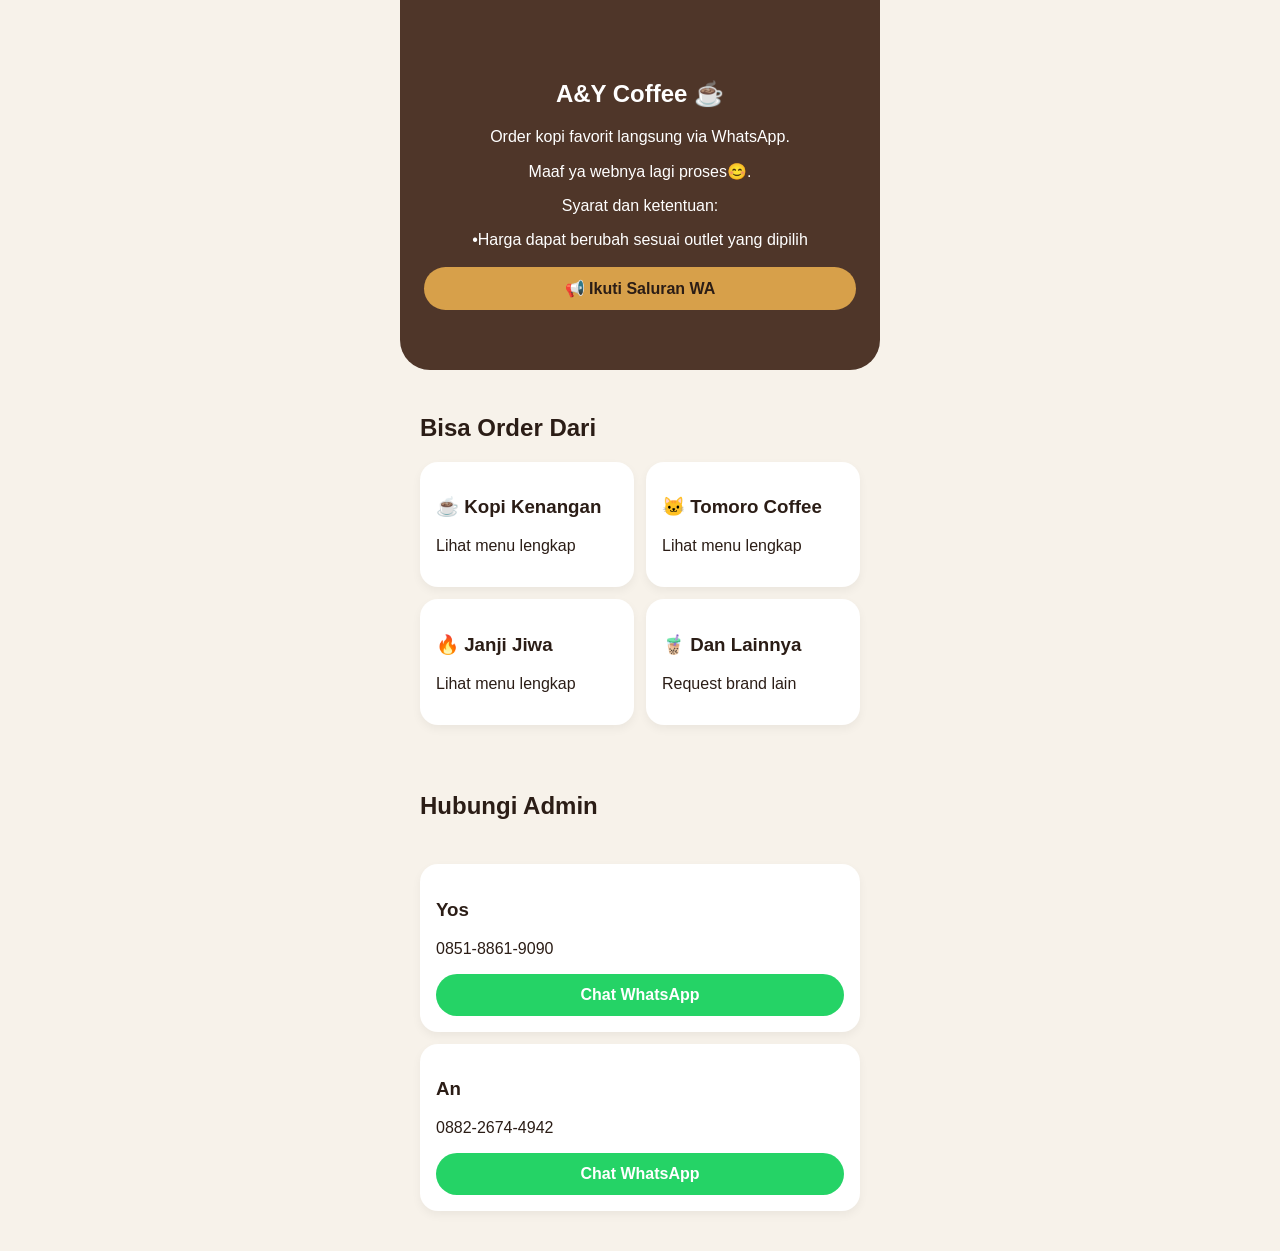
<file: index.html>
<!DOCTYPE html>
<html>
<head>
<meta charset='UTF-8'>
<meta name='viewport' content='width=device-width, initial-scale=1.0'>
<title>A&Y Coffee</title>
<link rel='stylesheet' href='style.css'>
</head>
<div id="popup-order"></div>

<script>
const orders = [

"Rina baru saja order Spanish Latte ☕",
"Adit baru saja order Matcha Latte 🍵",
"Nabila baru saja order Americano 🤎",
"Kevin baru saja order Kopi Kenangan Mantan ☕",
"Salsa baru saja order TOMORO Aren Latte 🟧",
"Fajar baru saja order Caffe Mocha 🤎",
"Dina baru saja order Peach Jasmine Tea 🍑",
"Raka baru saja order Cappuccino ☕",
"Anisa baru saja order Caramel Macchiato 🍮",
"Rendi baru saja order Coconut Aren Latte 🥥",
"Vina baru saja order Pistachio Latte 💚",
"Rizky baru saja order Sea Salt Chocolate 🍫",
"Farhan baru saja order Matcha Frappe 🍵",
"Nadya baru saja order Choco Oat Latte 🤎",
"Bagas baru saja order Kopi Susu Aren ☕",
"Putri baru saja order Strawberry Americano 🍓",
"Yoga baru saja order Master S.O.E Latte ☕",
"Caca baru saja order Peach Oolong Milk Tea 🍑",
"Rian baru saja order Cheese Cloud Latte 🧀",
"Sarah baru saja order Spanish Aren Latte ☕"

];

let index = 0;

function showPopup(){
const popup = document.getElementById("popup-order");

popup.innerHTML = orders[index];

popup.classList.add("show");

setTimeout(()=>{
popup.classList.remove("show");
},3000);

index++;

if(index >= orders.length){
index = 0;
}
}

setInterval(showPopup,4000);
</script>
<body>

<section class='hero'>
<h1>A&Y Coffee ☕</h1>
<p>Order kopi favorit langsung via WhatsApp.</p>
<p>Maaf ya webnya lagi proses😊.</p>
<p>Syarat dan ketentuan:</p>
  <p>•Harga dapat berubah sesuai outlet yang dipilih</p>

<a class='btn'
href='https://whatsapp.com/channel/0029VbCktMyJJhzYIg65Ll0z'
target='_blank'>
📢 Ikuti Saluran WA
</a>
</section>

<section class='section'>
<h2>Bisa Order Dari</h2>

<div class='grid'>

<div class='card'>
<a href='kopi-kenangan.html'>
<h3>☕ Kopi Kenangan</h3>
<p>Lihat menu lengkap</p>
</a>
</div>

<div class='card'>
<a href='tomoro2.html'>

<h3>🐱 Tomoro Coffee</h3>
<p>Lihat menu lengkap</p>
</a>
</div>

<div class='card'>
<a href='janji-jiwa.html'>
<h3>🔥 Janji Jiwa</h3>
<p>Lihat menu lengkap</p>
</a>
</div>

<div class='card'>
<a href='https://wa.me/6288226744942?text=Halo%20A%26Y%20Coffee%20saya%20mau%20request%20brand%20lain'
target='_blank'>
<h3>🧋 Dan Lainnya</h3>
<p>Request brand lain</p>
</a>
</div>

</div>
</section>

<section class='section'>
<h2>Hubungi Admin</h2>
</section>

<div class='contact-wrap'>

<div class='contact'>
<h3>Yos</h3>
<p>0851-8861-9090</p>

<a class='wa'
href='https://wa.me/6285188619090'
target='_blank'>
Chat WhatsApp
</a>
</div>

<div class='contact'>
<h3>An</h3>
<p>0882-2674-4942</p>

<a class='wa'
href='https://wa.me/6288226744942'
target='_blank'>
Chat WhatsApp
</a>
</div>

</div>

</body>
</html>
</file>
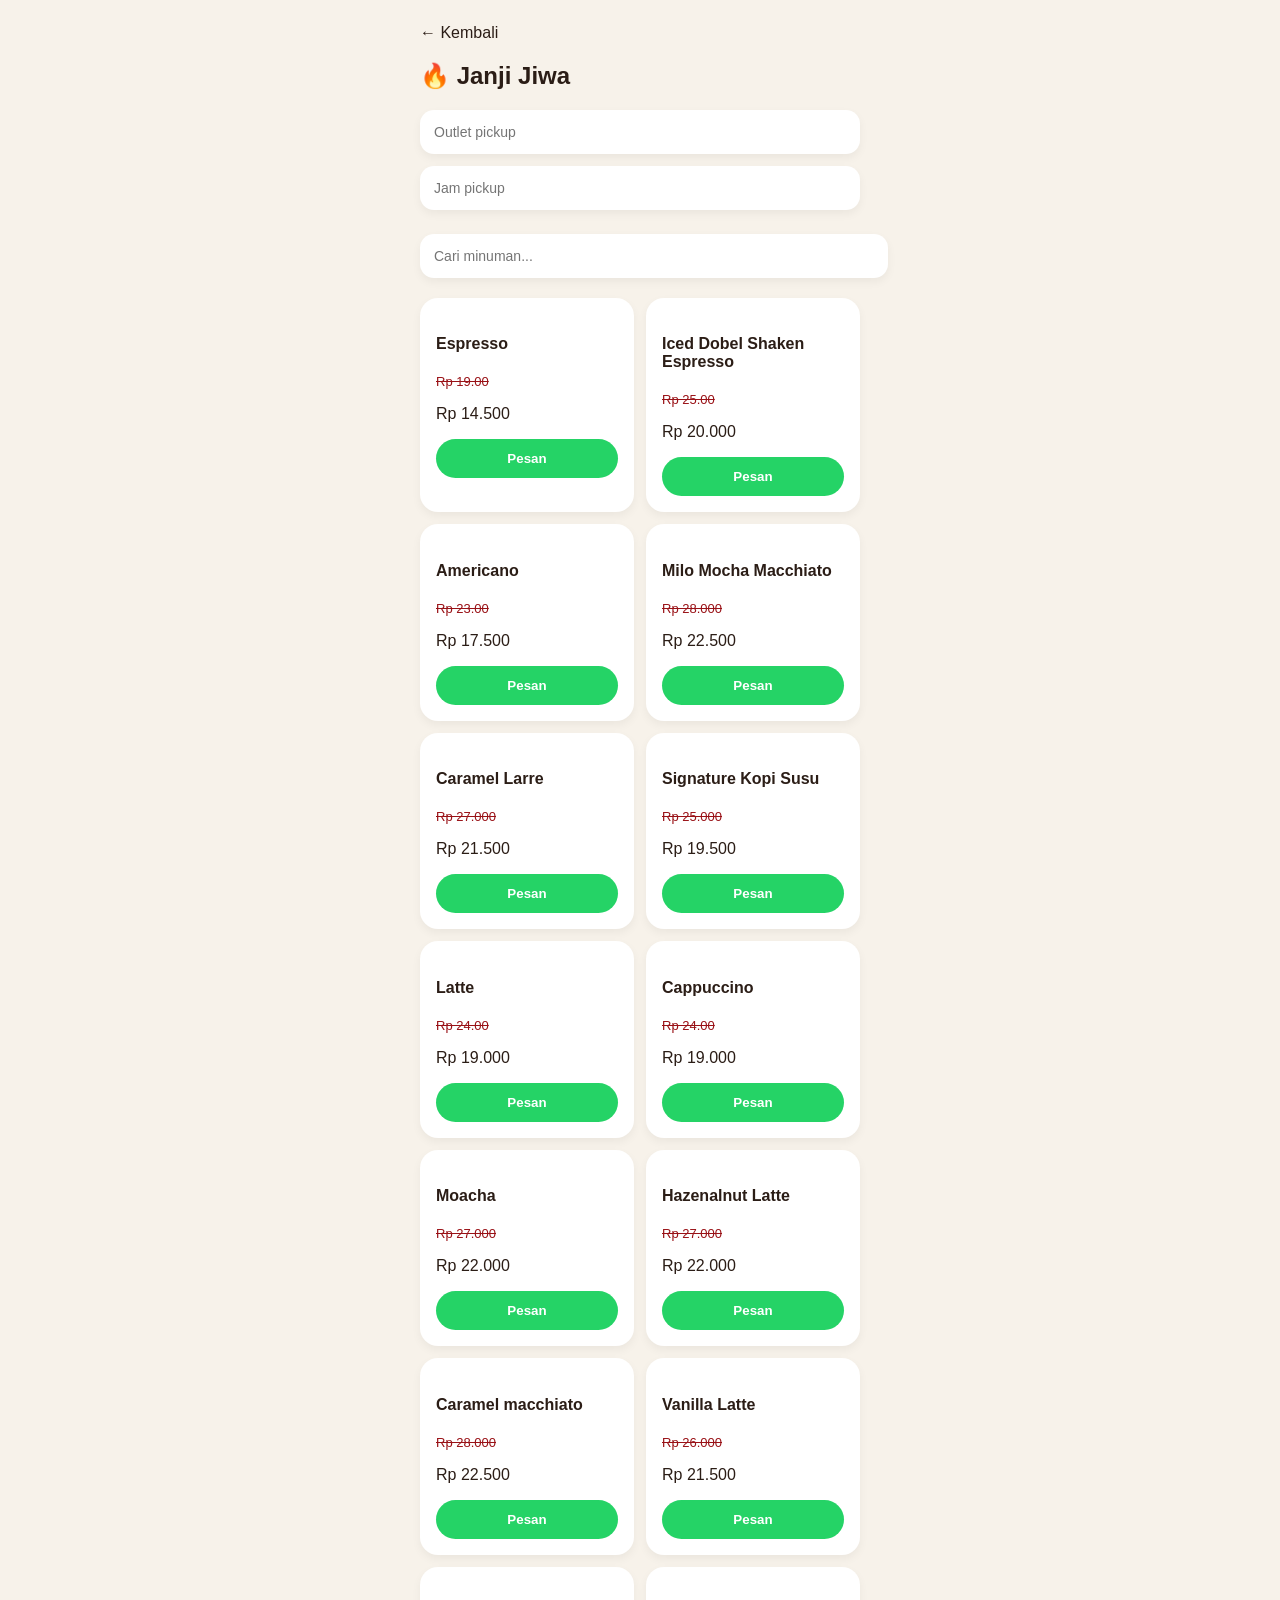
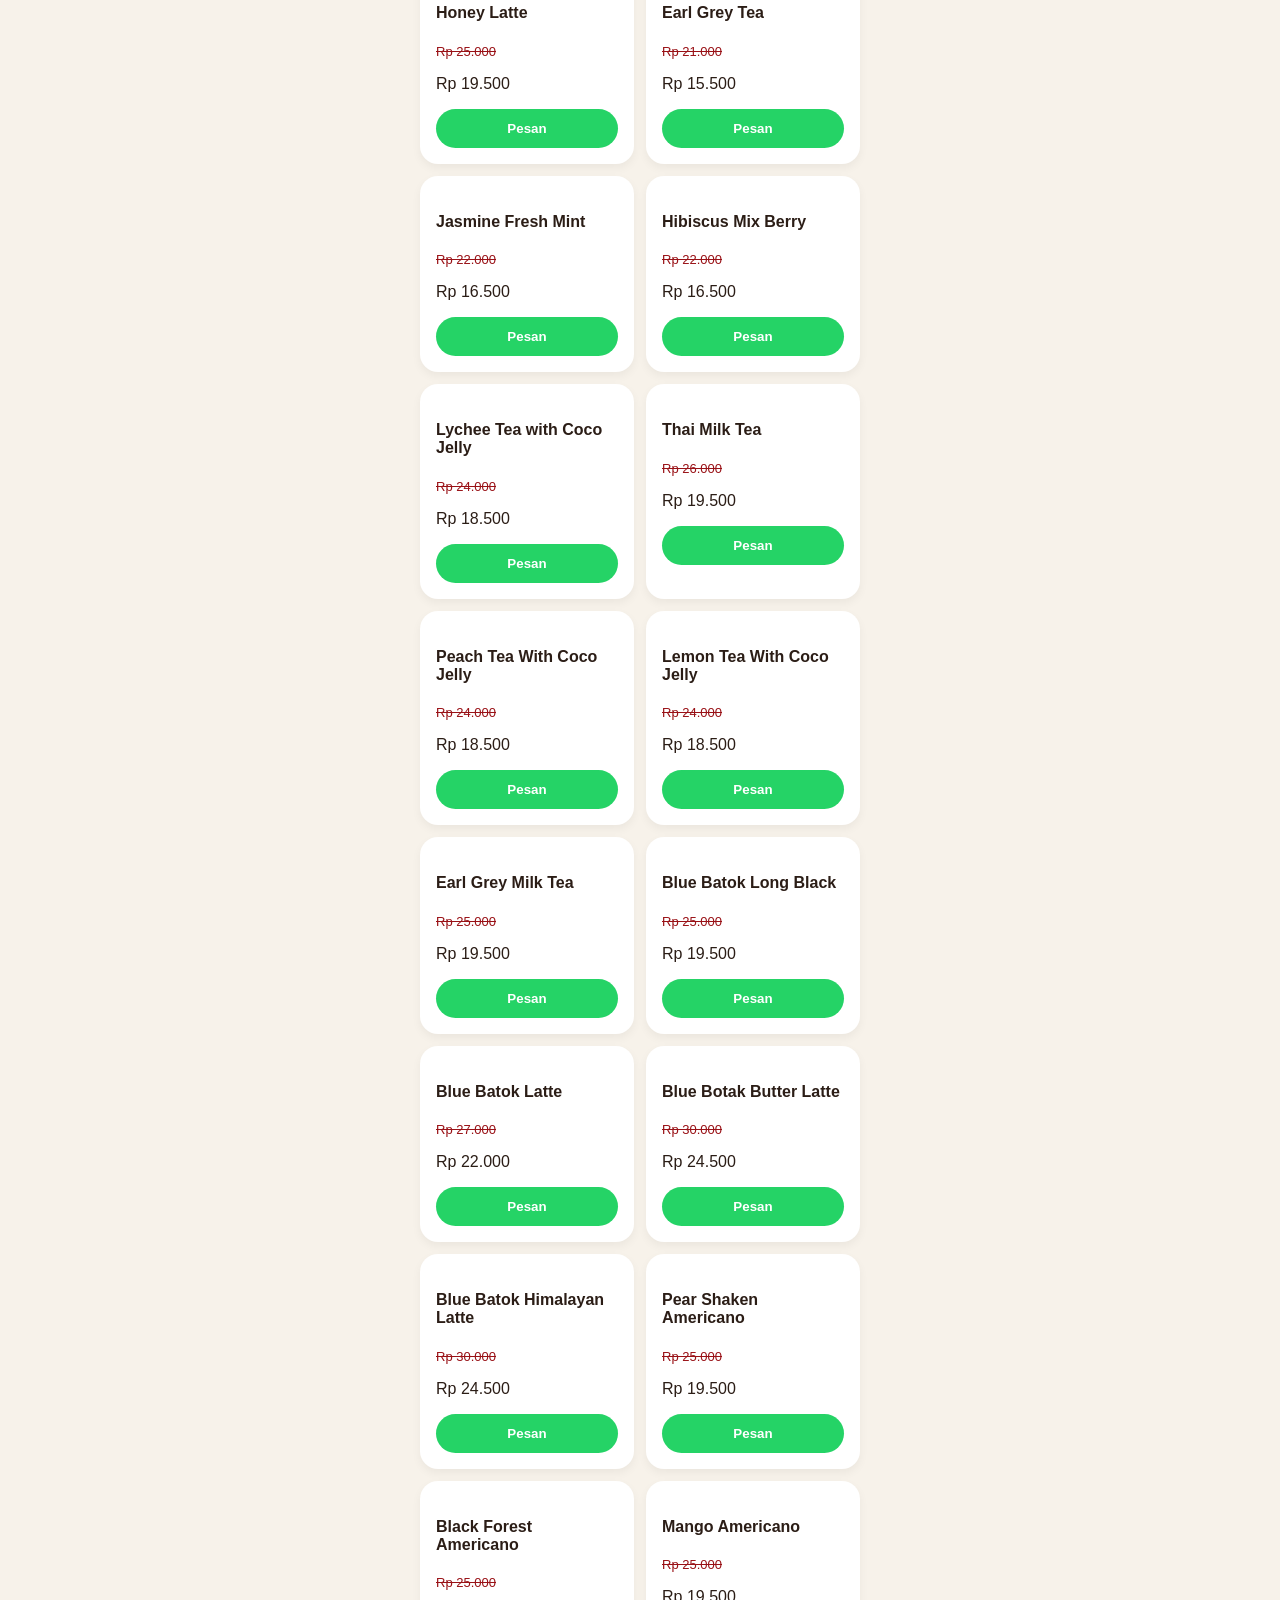
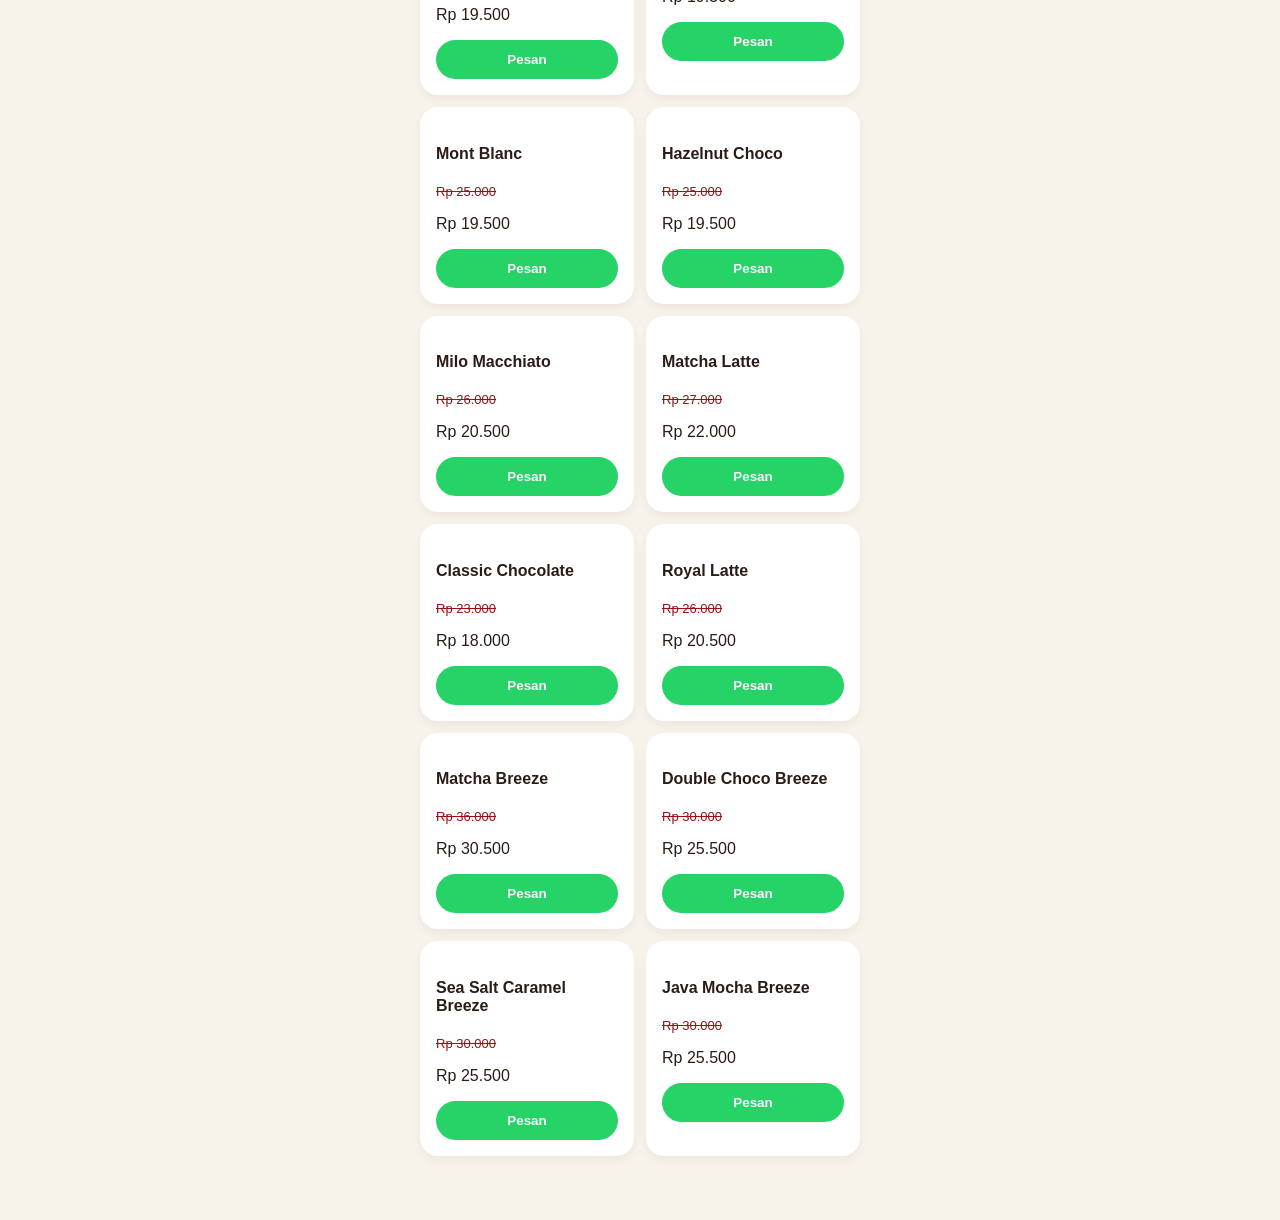
<file: janji-jiwa.html>
<!DOCTYPE html>
<html>
<head>
<meta charset='UTF-8'>
<meta name='viewport' content='width=device-width, initial-scale=1.0'>
<title>Janji Jiwa</title>
<link rel='stylesheet' href='style.css'>
</head>
<body>

<section class='section'>
<a href='index.html'>← Kembali</a>

<h2>🔥 Janji Jiwa</h2>

<div class="order-form">

<input
type="text"
id="outlet"
placeholder="Outlet pickup"
>

<input
type="text"
id="jam"
placeholder="Jam pickup"
>

</div>

<input
type="text"
id="search"
placeholder="Cari minuman..."
onkeyup="searchMenu()"
>

<script>

function searchMenu() {

let input = document.getElementById("search").value.toLowerCase();

let items = document.querySelectorAll(".item");

items.forEach(item => {

let text = item.innerText.toLowerCase();

if(text.includes(input)){
item.style.display = "block";
}else{
item.style.display = "none";
}

});

}

</script>

<div class='menu-grid'>

<div class='item'>

<h4>Espresso</h4>
<div class="old-price">Rp 19.00</div>
<p>Rp 14.500</p>

<button class="order"
onclick="pesanWA('Espresso')">
Pesan
</button>

</div>

<div class='item'>

<h4>Iced Dobel Shaken Espresso</h4>
<div class="old-price">Rp 25.00</div>
<p>Rp 20.000</p>

<button class="order"
onclick="pesanWA('Iced Dobel Shaken Espresso')">
Pesan
</button>

</div>

<div class='item'>

<h4>Americano</h4>
<div class="old-price">Rp 23.00</div>
<p>Rp 17.500</p>

<button class="order"
onclick="pesanWA('Americano')">
Pesan
</button>

</div>

<div class='item'>

<h4>Milo Mocha Macchiato</h4>
<div class="old-price">Rp 28.000</div>
<p>Rp 22.500</p>

<button class="order"
onclick="pesanWA('Milo Mocha Macchiato')">
Pesan
</button>

</div>

<div class='item'>

<h4>Caramel Larre</h4>
<div class="old-price">Rp 27.000</div>
<p>Rp 21.500</p>

<button class="order"
onclick="pesanWA('Caramel Latte')">
Pesan
</button>

</div>

<div class='item'>

<h4>Signature Kopi Susu</h4>
<div class="old-price">Rp 25.000</div>
<p>Rp 19.500</p>

<button class="order"
onclick="pesanWA('Signature Kopi Susu')">
Pesan
</button>

</div>

<div class='item'>

<h4>Latte</h4>
<div class="old-price">Rp 24.00</div>
<p>Rp 19.000</p>

<button class="order"
onclick="pesanWA('latte')">
Pesan
</button>

</div>

<div class='item'>

<h4>Cappuccino</h4>
<div class="old-price">Rp 24.00</div>
<p>Rp 19.000</p>

<button class="order"
onclick="pesanWA('Cappuccino')">
Pesan
</button>

</div>

<div class='item'>

<h4>Moacha</h4>
<div class="old-price">Rp 27.000</div>
<p>Rp 22.000</p>

<button class="order"
onclick="pesanWA('mocha')">
Pesan
</button>

</div>

<div class='item'>

<h4>Hazenalnut Latte</h4>
<div class="old-price">Rp 27.000</div>
<p>Rp 22.000</p>

<button class="order"
onclick="pesanWA('hazenalnut Latte')">
Pesan
</button>

</div>

<div class='item'>

<h4>Caramel macchiato</h4>
<div class="old-price">Rp 28.000</div>
<p>Rp 22.500</p>

<button class="order"
onclick="pesanWA('Caramel Macchiato')">
Pesan
</button>

</div>

<div class='item'>

<h4>Vanilla Latte</h4>
<div class="old-price">Rp 26.000</div>
<p>Rp 21.500</p>

<button class="order"
onclick="pesanWA('Vanilla Latte')">
Pesan
</button>

</div>

<div class='item'>

<h4>Honey Latte</h4>
<div class="old-price">Rp 25.000</div>
<p>Rp 19.500</p>

<button class="order"
onclick="pesanWA('honey Latte')">
Pesan
</button>

</div>

<div class='item'>

<h4>Earl Grey Tea</h4>
<div class="old-price">Rp 21.000</div>
<p>Rp 15.500</p>

<button class="order"
onclick="pesanWA('Earl Grey Tea')">
Pesan
</button>

</div>

<div class='item'>

<h4>Jasmine Fresh Mint</h4>
<div class="old-price">Rp 22.000</div>
<p>Rp 16.500</p>

<button class="order"
onclick="pesanWA('Jasmine Fresh Mint')">
Pesan
</button>

</div>

<div class='item'>

<h4>Hibiscus Mix Berry</h4>
<div class="old-price">Rp 22.000</div>
<p>Rp 16.500</p>

<button class="order"
onclick="pesanWA('Hibiscus Mix Berry')">
Pesan
</button>

</div>

<div class='item'>

<h4>Lychee Tea with Coco Jelly</h4>
<div class="old-price">Rp 24.000</div>
<p>Rp 18.500</p>

<button class="order"
onclick="pesanWA('Lychee Tea with Coco Jelly')">
Pesan
</button>

</div>

<div class='item'>

<h4>Thai Milk Tea</h4>
<div class="old-price">Rp 26.000</div>
<p>Rp 19.500</p>

<button class="order"
onclick="pesanWA('Thai Milk Tea')">
Pesan
</button>

</div>

<div class='item'>

<h4>Peach Tea With Coco Jelly</h4>
<div class="old-price">Rp 24.000</div>
<p>Rp 18.500</p>

<button class="order"
onclick="pesanWA('Peach Tea With Coco Jelly')">
Pesan
</button>

</div>

<div class='item'>

<h4>Lemon Tea With Coco Jelly</h4>
<div class="old-price">Rp 24.000</div>
<p>Rp 18.500</p>

<button class="order"
onclick="pesanWA('Lemon Tea With Coco Jelly')">
Pesan
</button>

</div>

<div class='item'>

<h4>Earl Grey Milk Tea</h4>
<div class="old-price">Rp 25.000</div>
<p>Rp 19.500</p>

<button class="order"
onclick="pesanWA('Earl Grey Milk Tea')">
Pesan
</button>

</div>

<div class='item'>

<h4>Blue Batok Long Black</h4>
<div class="old-price">Rp 25.000</div>
<p>Rp 19.500</p>

<button class="order"
onclick="pesanWA('Blue Batok Long Black')">
Pesan
</button>

</div>

<div class='item'>

<h4>Blue Batok Latte</h4>
<div class="old-price">Rp 27.000</div>
<p>Rp 22.000</p>

<button class="order"
onclick="pesanWA('Blue Batok Latte')">
Pesan
</button>

</div>

<div class='item'>

<h4>Blue Botak Butter Latte</h4>
<div class="old-price">Rp 30.000</div>
<p>Rp 24.500</p>

<button class="order"
onclick="pesanWA('Blue Batok Butter Latte')">
Pesan
</button>

</div>

<div class='item'>

<h4>Blue Batok Himalayan Latte</h4>
<div class="old-price">Rp 30.000</div>
<p>Rp 24.500</p>

<button class="order"
onclick="pesanWA('Blue Batok Himalayan Latte')">
Pesan
</button>

</div>

<div class='item'>

<h4>Pear Shaken Americano</h4>
<div class="old-price">Rp 25.000</div>
<p>Rp 19.500</p>

<button class="order"
onclick="pesanWA('Pear Shaken Americano')">
Pesan
</button>

</div>

<div class='item'>

<h4>Black Forest Americano</h4>
<div class="old-price">Rp 25.000</div>
<p>Rp 19.500</p>

<button class="order"
onclick="pesanWA('Black Forest Americano')">
Pesan
</button>

</div>

<div class='item'>

<h4>Mango Americano</h4>
<div class="old-price">Rp 25.000</div>
<p>Rp 19.500</p>

<button class="order"
onclick="pesanWA('mango Americano')">
Pesan
</button>

</div>

<div class='item'>

<h4>Mont Blanc</h4>
<div class="old-price">Rp 25.000</div>
<p>Rp 19.500</p>

<button class="order"
onclick="pesanWA('mont Blanc')">
Pesan
</button>

</div>

<div class='item'>

<h4>Hazelnut Choco</h4>
<div class="old-price">Rp 25.000</div>
<p>Rp 19.500</p>

<button class="order"
onclick="pesanWA('Hazelnut Choco')">
Pesan
</button>

</div>

<div class='item'>

<h4>Milo Macchiato</h4>
<div class="old-price">Rp 26.000</div>
<p>Rp 20.500</p>

<button class="order"
onclick="pesanWA('Milo Macchiato')">
Pesan
</button>

</div>

<div class='item'>

<h4>Matcha Latte</h4>
<div class="old-price">Rp 27.000</div>
<p>Rp 22.000</p>

<button class="order"
onclick="pesanWA('Matcha Latte')">
Pesan
</button>

</div>

<div class='item'>

<h4>Classic Chocolate</h4>
<div class="old-price">Rp 23.000</div>
<p>Rp 18.000</p>

<button class="order"
onclick="pesanWA('Classic Chocolate')">
Pesan
</button>

</div>

<div class='item'>

<h4>Royal Latte</h4>
<div class="old-price">Rp 26.000</div>
<p>Rp 20.500</p>

<button class="order"
onclick="pesanWA('Royale Milo')">
Pesan
</button>

</div>

<div class='item'>

<h4>Matcha Breeze</h4>
<div class="old-price">Rp 36.000</div>
<p>Rp 30.500</p>

<button class="order"
onclick="pesanWA('Matcha Breeze')">
Pesan
</button>

</div>

<div class='item'>

<h4>Double Choco Breeze</h4>
<div class="old-price">Rp 30.000</div>
<p>Rp 25.500</p>

<button class="order"
onclick="pesanWA('Double Choco Breeze')">
Pesan
</button>

</div>

<div class='item'>

<h4>Sea Salt Caramel Breeze</h4>
<div class="old-price">Rp 30.000</div>
<p>Rp 25.500</p>

<button class="order"
onclick="pesanWA('Sea Salt Caramel Breeze')">
Pesan
</button>

</div>

<div class='item'>

<h4>Java Mocha Breeze</h4>
<div class="old-price">Rp 30.000</div>
<p>Rp 25.500</p>

<button class="order"
onclick="pesanWA('Java Mocha Breeze')">
Pesan
</button>

</div>



</div>

</section>

<script>

function pesanWA(menu){

let outlet =
document.getElementById("outlet").value;

let jam =
document.getElementById("jam").value;


let text =
`Halo A&Y Coffee

KOPI KENANGAN
Pesanan : ${menu}
Outlet : ${outlet}
Jam Pickup : ${jam}
Size:
Gula:

catatan:`;

window.open(
`https://wa.me/6288226744942?text=${encodeURIComponent(text)}`
);

}

</script>

</body>
</html>
</file>
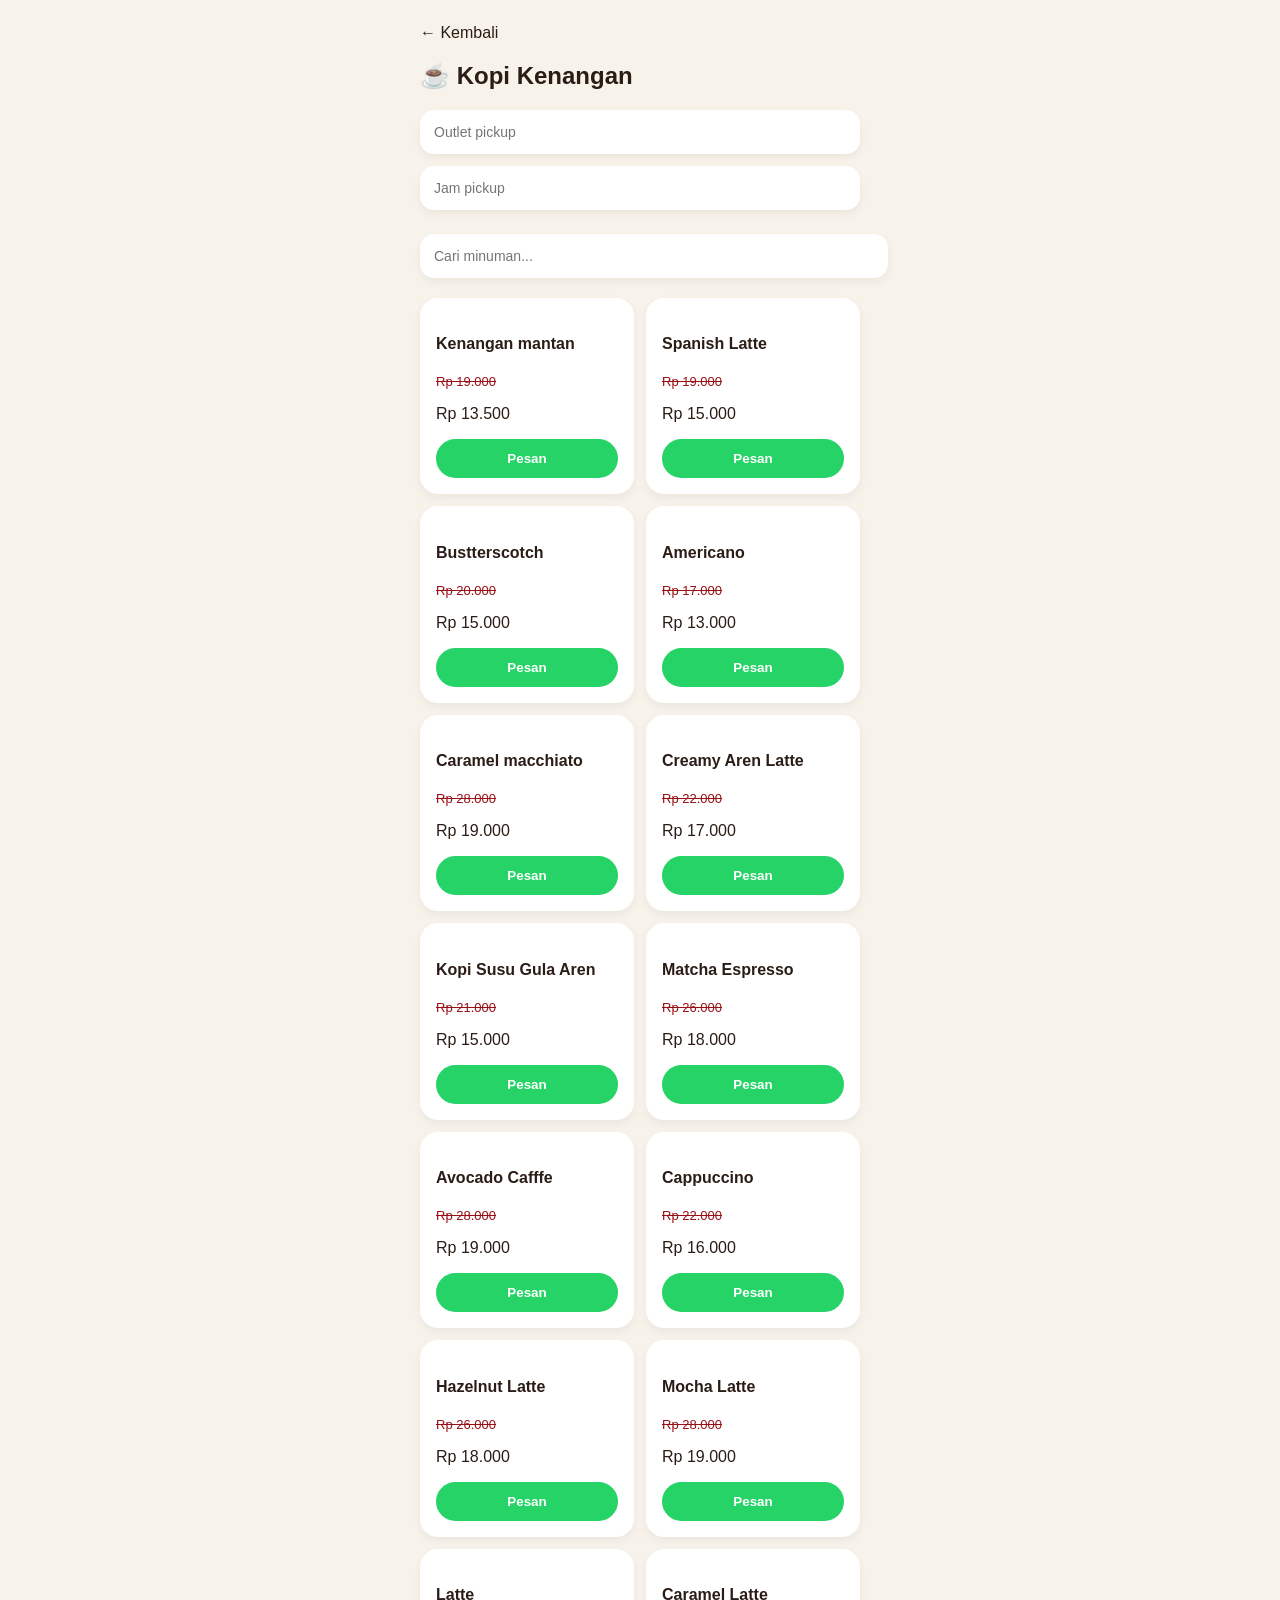
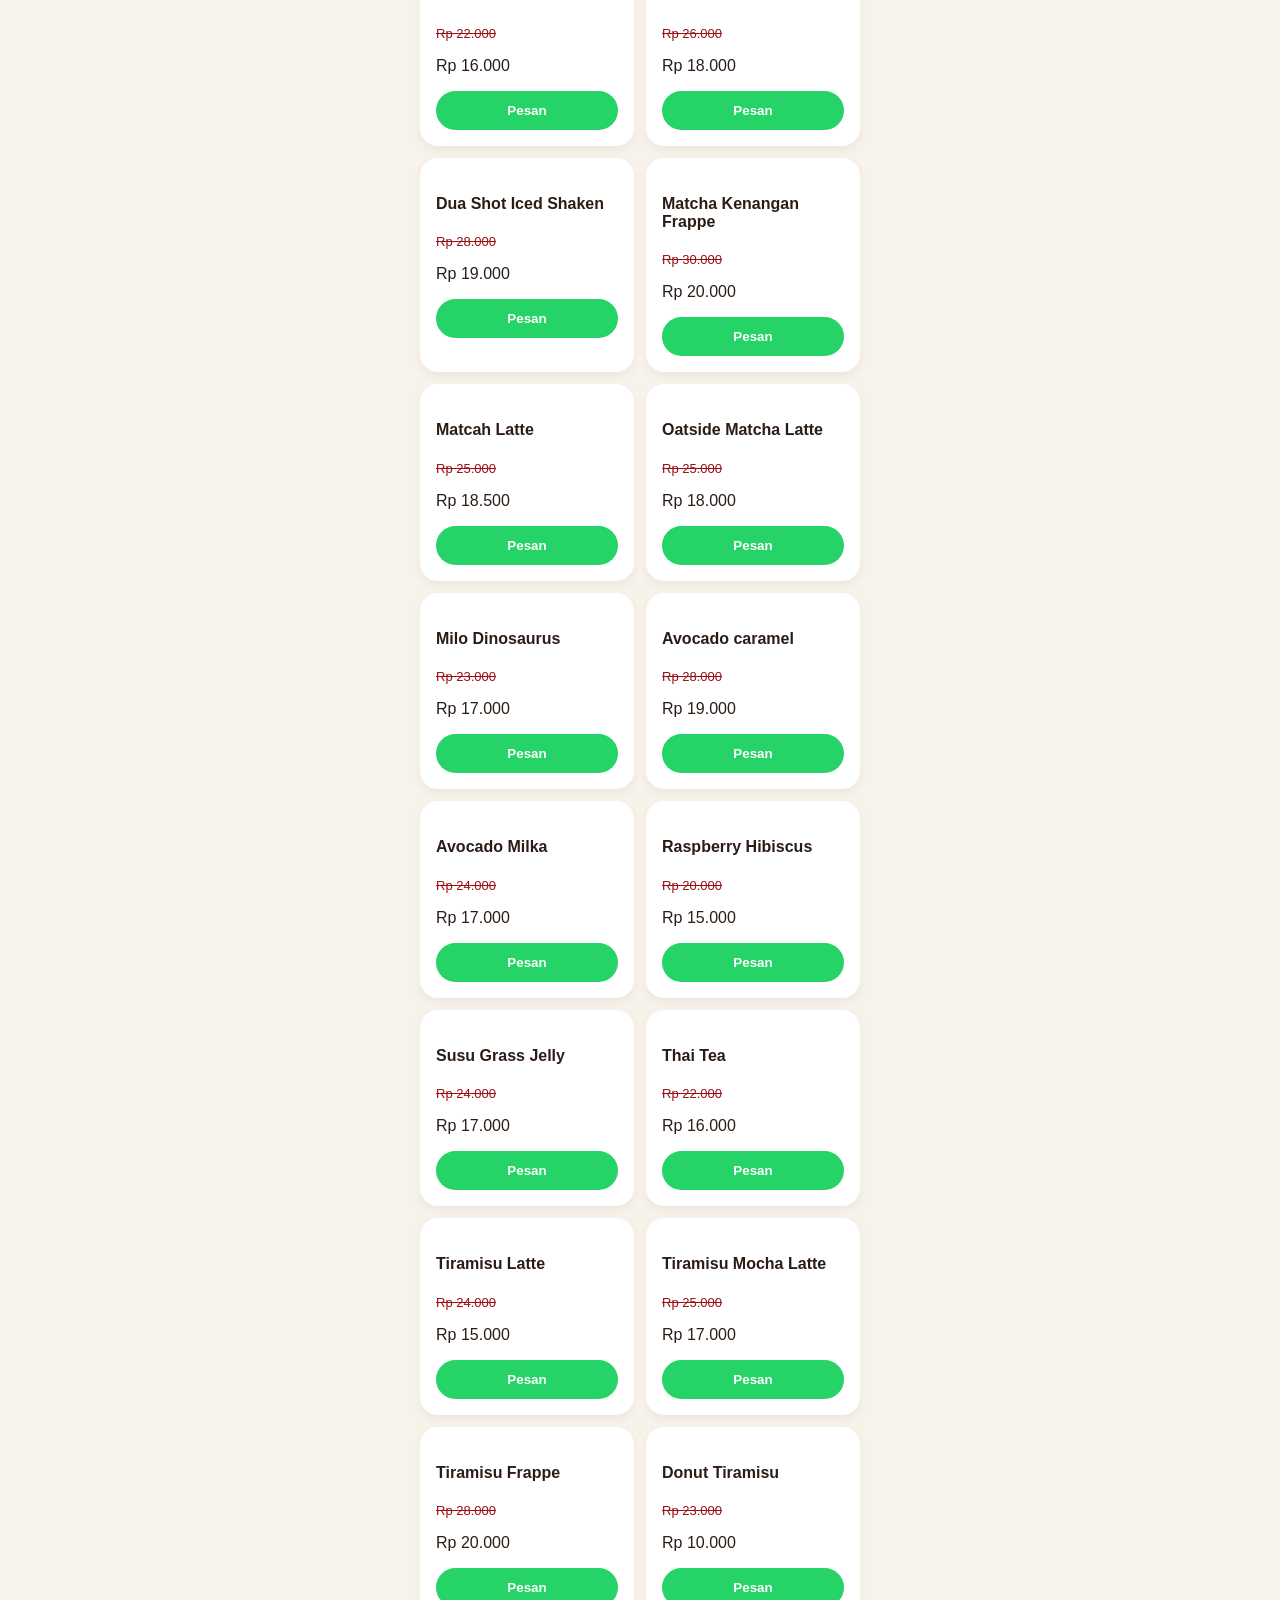
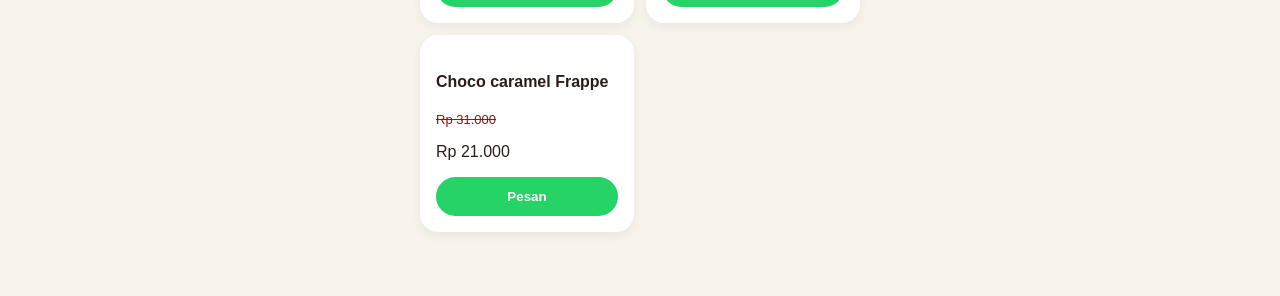
<file: kopi-kenangan.html>
<!DOCTYPE html>
<html>
<head>
<meta charset='UTF-8'>
<meta name='viewport' content='width=device-width, initial-scale=1.0'>
<title>Kopi Kenangan</title>
<link rel='stylesheet' href='style.css'>
</head>
<body>

<section class='section'>
<a href='index.html'>← Kembali</a>

<h2>☕ Kopi Kenangan</h2>

<div class="order-form">


<input
type="text"
id="outlet"
placeholder="Outlet pickup"
>

<input
type="text"
id="jam"
placeholder="Jam pickup"
>

</div>

<input
type="text"
id="search"
placeholder="Cari minuman..."
onkeyup="searchMenu()"
>

<script>

function searchMenu() {

let input = document.getElementById("search").value.toLowerCase();

let items = document.querySelectorAll(".item");

items.forEach(item => {

let text = item.innerText.toLowerCase();

if(text.includes(input)){
item.style.display = "block";
}else{
item.style.display = "none";
}

});

}

</script>

<div class='menu-grid'>

<div class='item'>

<h4>Kenangan mantan</h4>
<div class="old-price">Rp 19.000</div>
<p>Rp 13.500</p>

<button class="order"
onclick="pesanWA('Kenangan mantan')">
Pesan
</button>

</div>

<div class='item'>

<h4>Spanish Latte</h4>
<div class="old-price">Rp 19.000</div>
<p>Rp 15.000</p>

<button class="order"
onclick="pesanWA('Spanish Latte')">
Pesan
</button>

</div>

<div class='item'>

<h4>Bustterscotch</h4>
<div class="old-price">Rp 20.000</div>
<p>Rp 15.000</p>

<button class="order"
onclick="pesanWA('Bustterscotch')">
Pesan
</button>

</div>

<div class='item'>

<h4>Americano</h4>
<div class="old-price">Rp 17.000</div>
<p>Rp 13.000</p>

<button class="order"
onclick="pesanWA('Americano')">
Pesan
</button>

</div>

<div class='item'>

<h4>Caramel macchiato</h4>
<div class="old-price">Rp 28.000</div>
<p>Rp 19.000</p>

<button class="order"
onclick="pesanWA('caramel macchiato')">
Pesan
</button>

</div>

<div class='item'>

<h4>Creamy Aren Latte</h4>
<div class="old-price">Rp 22.000</div>
<p>Rp 17.000</p>

<button class="order"
onclick="pesanWA('Creamy Aren Latte')">
Pesan
</button>

</div>

<div class='item'>

<h4>Kopi Susu Gula Aren</h4>
<div class="old-price">Rp 21.000</div>
<p>Rp 15.000</p>

<button class="order"
onclick="pesanWA('Kopi Susu Gula Aren')">
Pesan
</button>

</div>

<div class='item'>

<h4>Matcha Espresso</h4>
<div class="old-price">Rp 26.000</div>
<p>Rp 18.000</p>

<button class="order"
onclick="pesanWA('Matcah Espresso')">
Pesan
</button>

</div>

<div class='item'>

<h4>Avocado Cafffe</h4>
<div class="old-price">Rp 28.000</div>
<p>Rp 19.000</p>

<button class="order"
onclick="pesanWA('Avocado Coffee')">
Pesan
</button>

</div>

<div class='item'>

<h4>Cappuccino</h4>
<div class="old-price">Rp 22.000</div>
<p>Rp 16.000</p>

<button class="order"
onclick="pesanWA('Cappuccino')">
Pesan
</button>

</div>

<div class='item'>

<h4>Hazelnut Latte</h4>
<div class="old-price">Rp 26.000</div>
<p>Rp 18.000</p>

<button class="order"
onclick="pesanWA('Hazelnut Latte')">
Pesan
</button>

</div>

<div class='item'>

<h4>Mocha Latte</h4>
<div class="old-price">Rp 28.000</div>
<p>Rp 19.000</p>

<button class="order"
onclick="pesanWA('Mocha Latte')">
Pesan
</button>

</div>

<div class='item'>

<h4>Latte
</h4>
<div class="old-price">Rp 22.000</div>
<p>Rp 16.000</p>

<button class="order"
onclick="pesanWA('Latte')">
Pesan
</button>

</div>

<div class='item'>

<h4>Caramel Latte</h4>
<div class="old-price">Rp 26.000</div>
<p>Rp 18.000</p>

<button class="order"
onclick="pesanWA('Caramel Latte')">
Pesan
</button>

</div>

<div class='item'>

<h4>Dua Shot Iced Shaken </h4>
<div class="old-price">Rp 28.000</div>
<p>Rp 19.000</p>

<button class="order"
onclick="pesanWA('Dua Shot Iced Shaken')">
Pesan
</button>

</div>

<div class='item'>

<h4>Matcha Kenangan Frappe</h4>
<div class="old-price">Rp 30.000</div>
<p>Rp 20.000</p>

<button class="order"
onclick="pesanWA('Matcha Kenangan Frappe')">
Pesan
</button>

</div>

<div class='item'>

<h4>Matcah Latte</h4>
<div class="old-price">Rp 25.000</div>
<p>Rp 18.500</p>

<button class="order"
onclick="pesanWA('Matcha Latte')">
Pesan
</button>

</div>

<div class='item'>

<h4>Oatside Matcha Latte</h4>
<div class="old-price">Rp 25.000</div>
<p>Rp 18.000</p>

<button class="order"
onclick="pesanWA('Oatside Matcah Latte')">
Pesan
</button>

</div>

<div class='item'>

<h4>Milo Dinosaurus</h4>
<div class="old-price">Rp 23.000</div>
<p>Rp 17.000</p>

<button class="order"
onclick="pesanWA('Milo Dinosaurus')">
Pesan
</button>

</div>

<div class='item'>

<h4>Avocado caramel</h4>
<div class="old-price">Rp 28.000</div>
<p>Rp 19.000</p>

<button class="order"
onclick="pesanWA('Avocado Caramel')">
Pesan
</button>

</div>

<div class='item'>

<h4>Avocado Milka</h4>
<div class="old-price">Rp 24.000</div>
<p>Rp 17.000</p>

<button class="order"
onclick="pesanWA('Avocado Milk')">
Pesan
</button>

</div>

<div class='item'>

<h4>Raspberry Hibiscus</h4>
<div class="old-price">Rp 20.000</div>
<p>Rp 15.000</p>

<button class="order"
onclick="pesanWA('Raspberry Hibiscus')">
Pesan
</button>

</div>

<div class='item'>

<h4>Susu Grass Jelly</h4>
<div class="old-price">Rp 24.000</div>
<p>Rp 17.000</p>

<button class="order"
onclick="pesanWA('Susu Grass jelly')">
Pesan
</button>

</div><div class='item'>

<h4>Thai Tea</h4>
<div class="old-price">Rp 22.000</div>
<p>Rp 16.000</p>

<button class="order"
onclick="pesanWA('Thai Tea')">
Pesan
</button>

</div>

<div class='item'>

<h4>Tiramisu Latte</h4>
<div class="old-price">Rp 24.000</div>
<p>Rp 15.000</p>

<button class="order"
onclick="pesanWA('Tiramisu Latte')">
Pesan
</button>

</div>

<div class='item'>

<h4>Tiramisu Mocha Latte</h4>
<div class="old-price">Rp 25.000</div>
<p>Rp 17.000</p>

<button class="order"
onclick="pesanWA('Tiramisu MOacha Latte')">
Pesan
</button>

</div>

<div class='item'>

<h4>Tiramisu Frappe</h4>
<div class="old-price">Rp 28.000</div>
<p>Rp 20.000</p>

<button class="order"
onclick="pesanWA('tiramisu Frappe')">
Pesan
</button>

</div>

<div class='item'>

<h4>Donut Tiramisu</h4>
<div class="old-price">Rp 23.000</div>
<p>Rp 10.000</p>

<button class="order"
onclick="pesanWA('Donut Tiramisu')">
Pesan
</button>

</div>

<div class='item'>

<h4>Choco caramel Frappe</h4>
<div class="old-price">Rp 31.000</div>
<p>Rp 21.000</p>

<button class="order"
onclick="pesanWA('Choco caramel Frappe')">
Pesan
</button>

</div>


</div>

</section>

    <script>

function pesanWA(menu){

let outlet =
document.getElementById("outlet").value;

let jam =
document.getElementById("jam").value;


let text =
`Halo A&Y Coffee

KOPI KENANGAN
Pesanan : ${menu}
Outlet : ${outlet}
Jam Pickup : ${jam}
Size:
Gula:

catatan:`;

window.open(
`https://wa.me/6288226744942?text=${encodeURIComponent(text)}`
);

}

</script>


</body>
</html>
</file>
<file: style.css>
body{
font-family:Arial,sans-serif;
background:#f7f2ea;
max-width:480px;
margin:auto;
color:#2b1d16;
padding-bottom:40px;
}
.hero{
background:#4f3629;
color:white;
padding:60px 24px;
text-align:center;
border-bottom-left-radius:30px;
border-bottom-right-radius:30px;
}
.section{padding:24px 20px}
.grid,.menu-grid{
display:grid;
grid-template-columns:1fr 1fr;
gap:12px
}
.card,.item,.contact{
background:white;
padding:16px;
border-radius:18px;
box-shadow:0 4px 10px rgba(0,0,0,.05)
}
a{text-decoration:none;color:#2b1d16}
.btn,.order,.wa{
display:flex;
justify-content:center;
align-items:center;
padding:12px;
border-radius:999px;
font-weight:bold;
text-decoration:none
}
.btn{
background:#d7a04a;
color:#2b1d16;
margin-top:18px
}
.order,.wa{
background:#25D366;
color:white;
margin-top:12px
}
.contact-wrap{
padding:0 20px;
display:flex;
flex-direction:column;
gap:12px;
}
.item img{
width:100%;
height:185px;
object-fit:cover;
border: radius 1px;
margin-bottom:10px;
}
.item{
transition:.3s;
cursor:pointer;
}

.item:hover{
transform:translateY(-8px) scale(1.02);
box-shadow:0 15px 25px rgba(0,0,0,.12);
}
.order{
transition:.3s;
}

.order:hover{
transform:scale(1.05);
}
.card{
transition:.3s;
cursor:pointer;
}

.card:hover{
transform:translateY(-8px) scale(1.03);
box-shadow:0 15px 25px rgba(0,0,0,.12);
}
.card a{
display:block;
}
.btn,
.contact-card{
transition:.3s;
cursor:pointer;
}

.btn:hover,
.contact-card:hover{
transform:translateY(-5px) scale(1.02);
box-shadow:0 15px 25px rgba(0,0,0,.12);
}
.btn:hover{
background:#e0aa57;
}
.order,
.wa{
transition:.3s;
cursor:pointer;
}

.order:hover,
.wa:hover{
transform:translateY(-4px) scale(1.05);
box-shadow:0 12px 20px rgba(0,0,0,.12);
}
.card,
.item,
.btn,
.contact-card{
animation:pop .5s ease;
}

@keyframes pop{
from{
opacity:0;
transform:scale(.6);
}

to{
opacity:1;
transform:scale(1);
}
}
#popup-order{
position:fixed;
bottom:20px;
left:20px;
right:20px;
background:white;
padding:14px 18px;
border-radius:18px;
box-shadow:0 10px 25px rgba(0,0,0,.12);
font-size:13px;
font-weight:600;
opacity:0;
transform:translateY(20px);
transition:.6s;
z-index:999;
}

#popup-order.show{
opacity:1;
transform:translateY(0);
}
.old-price{
text-decoration:line-through;
color:rgb(153, 17, 22);
font-size:13px;
margin-bottom:4px;
}
#search{
width:100%;
padding:14px;
border:none;
border-radius:14px;
margin-bottom:20px;
font-size:14px;
outline:none;
box-shadow:0 4px 10px rgba(0,0,0,.05);
}

.order-form{
display:flex;
flex-direction:column;
gap:12px;
margin-bottom:24px;
}

.order-form input,
.order-form textarea{
padding:14px;
border:none;
border-radius:14px;
font-size:14px;
outline:none;
box-shadow:0 4px 10px rgba(0,0,0,.05);
}

.order-form button{
padding:14px;
border:none;
border-radius:999px;
background:#25D366;
color:white;
font-weight:bold;
cursor:pointer;
}

.item input{
width:100%;
padding:12px;
border:none;
border-radius:12px;
margin-top:10px;
font-size:14px;
outline:none;
background:#f5f5f5;
}

.item button{
width:100%;
padding:12px;
border:none;
border-radius:999px;
margin-top:12px;
background:#25D366;
color:white;
font-weight:bold;
cursor:pointer;
transition:.3s;
}

.item button:hover{
transform:scale(1.03);
}

    .menu-title{
font-size:24px;
font-weight:bold;
margin:25px 0 15px;
color:#2b1d16;
}
</file>
